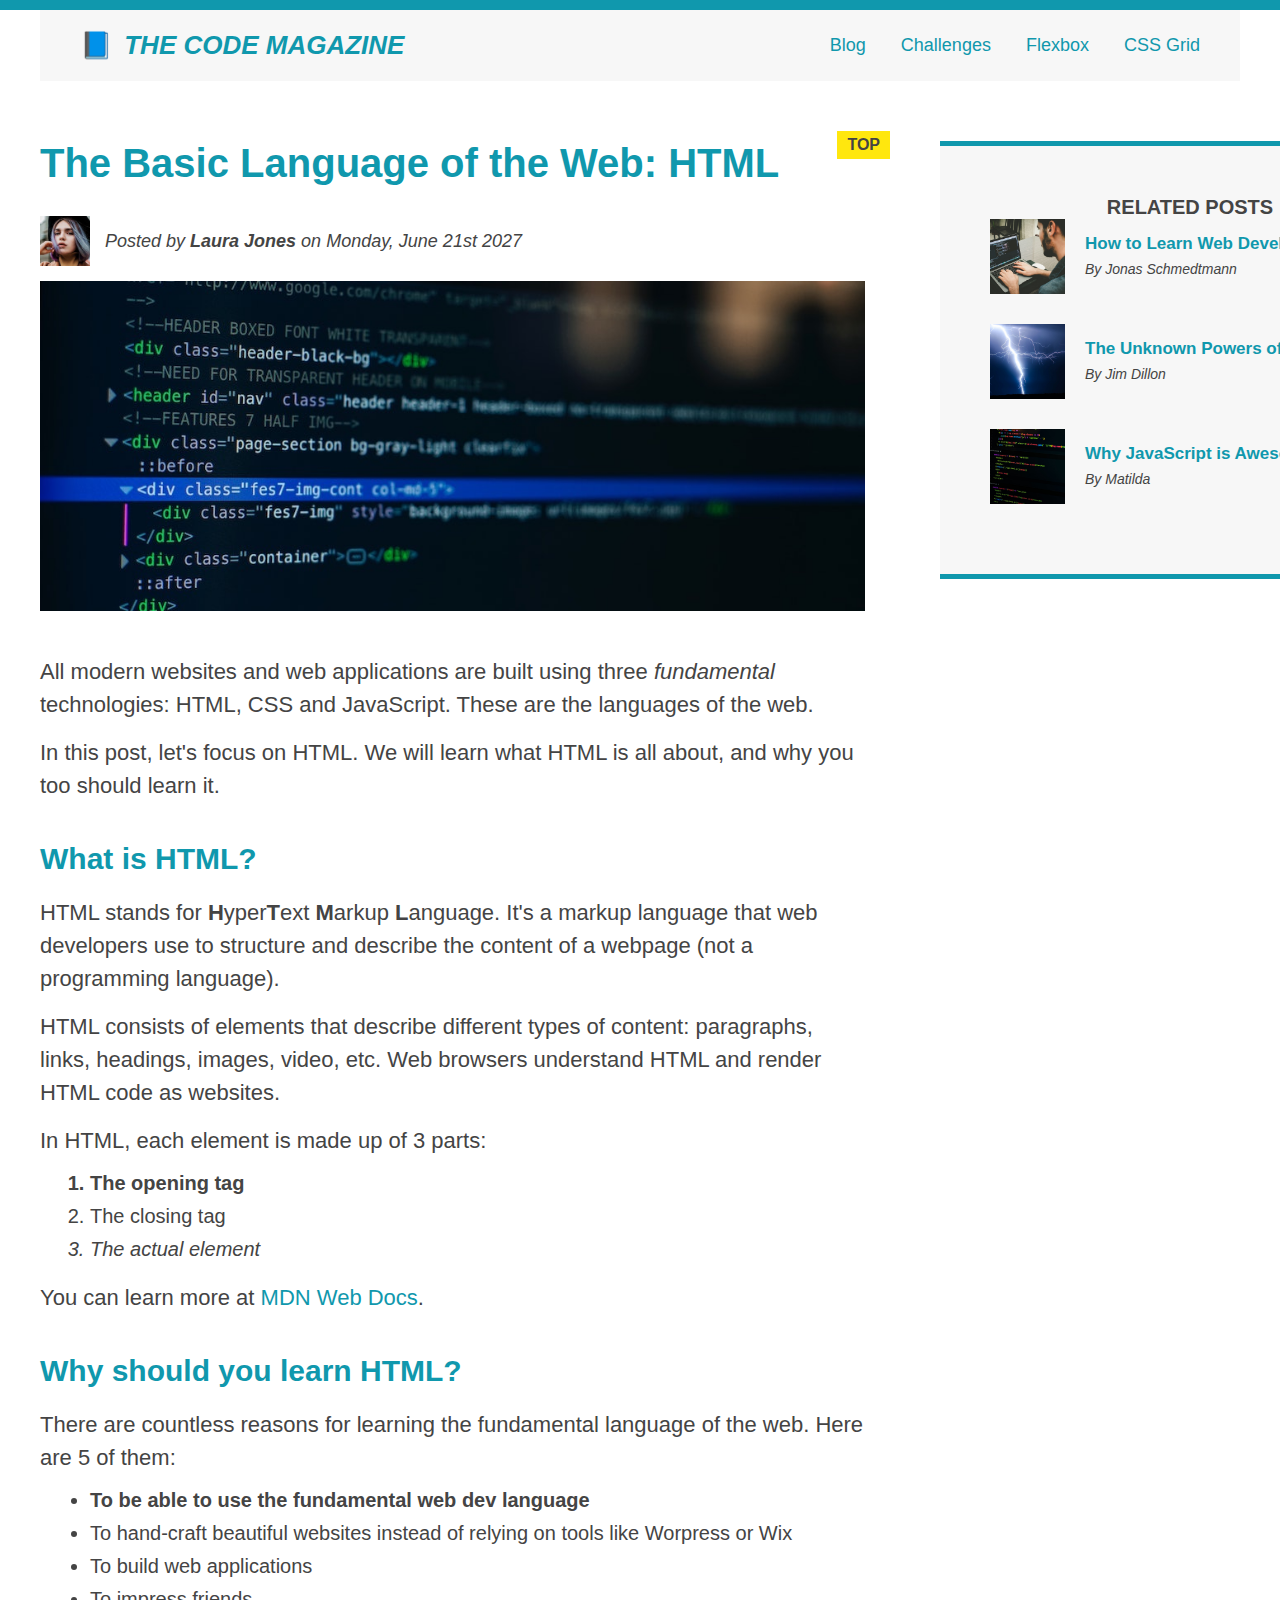
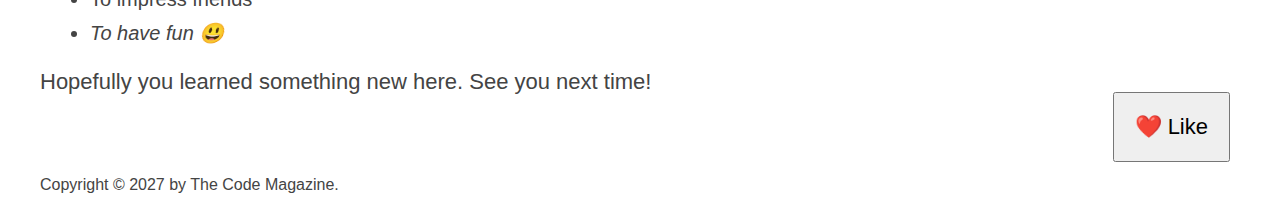
<file: 04-CSS-Layouts/index.html>
<!DOCTYPE html>
<html lang="en">
  <head>
    <meta charset="UTF-8" />
    <link href="style.css" rel="stylesheet" />

    <title>The Basic Language of the Web: HTML</title>
  </head>

  <body>
    <!--
    <h1>The Basic Language of the Web: HTML</h1>
    <h2>The Basic Language of the Web: HTML</h2>
    <h3>The Basic Language of the Web: HTML</h3>
    <h4>The Basic Language of the Web: HTML</h4>
    <h5>The Basic Language of the Web: HTML</h5>
    <h6>The Basic Language of the Web: HTML</h6>
    -->

    <div class="container">
      <header class="main-header">
        <h1>📘 The Code Magazine</h1>

        <nav>
          <!-- <strong>This is the navigation</strong> -->
          <a href="blog.html">Blog</a>
          <a href="#">Challenges</a>
          <a href="flexbox.html">Flexbox</a>
          <a href="css-grid.html">CSS Grid</a>
        </nav>
      </header>
      <!-- <div class="row"> -->
      <article>
        <header class="post-header">
          <h2>The Basic Language of the Web: HTML</h2>
          <div class="author-box">
            <img
              src="img/laura-jones.jpg"
              alt="Headshot of Laura Jones"
              height="50"
              width="50"
            />

            <p id="author" class="author">
              Posted by <strong>Laura Jones</strong> on Monday, June 21st 2027
            </p>
          </div>

          <img
            src="img/post-img.jpg"
            alt="HTML code on a screen"
            width="500"
            height="200"
            class="post-img"
          />
          <button>❤️ Like</button>
        </header>

        <p>
          All modern websites and web applications are built using three
          <em>fundamental</em>
          technologies: HTML, CSS and JavaScript. These are the languages of the
          web.
        </p>

        <p>
          In this post, let's focus on HTML. We will learn what HTML is all
          about, and why you too should learn it.
        </p>

        <h3>What is HTML?</h3>
        <p>
          HTML stands for <strong>H</strong>yper<strong>T</strong>ext
          <strong>M</strong>arkup <strong>L</strong>anguage. It's a markup
          language that web developers use to structure and describe the content
          of a webpage (not a programming language).
        </p>
        <p>
          HTML consists of elements that describe different types of content:
          paragraphs, links, headings, images, video, etc. Web browsers
          understand HTML and render HTML code as websites.
        </p>
        <p>In HTML, each element is made up of 3 parts:</p>

        <ol>
          <li class="first-li">The opening tag</li>
          <li>The closing tag</li>
          <li>The actual element</li>
        </ol>

        <p>
          You can learn more at
          <a
            href="https://developer.mozilla.org/en-US/docs/Web/HTML"
            target="_blank"
            >MDN Web Docs</a
          >.
        </p>

        <h3>Why should you learn HTML?</h3>

        <p>
          There are countless reasons for learning the fundamental language of
          the web. Here are 5 of them:
        </p>

        <ul>
          <li class="first-li">
            To be able to use the fundamental web dev language
          </li>
          <li>
            To hand-craft beautiful websites instead of relying on tools like
            Worpress or Wix
          </li>
          <li>To build web applications</li>
          <li>To impress friends</li>
          <li>To have fun 😃</li>
        </ul>

        <p>Hopefully you learned something new here. See you next time!</p>
      </article>

      <aside>
        <h4>Related posts</h4>

        <ul class="related">
          <li class="related-post">
            <img
              src="img/related-1.jpg"
              alt="Person programming"
              width="75"
              height="75"
            />
            <div>
              <a href="#" class="related-link">How to Learn Web Development</a>
              <p class="related-author">By Jonas Schmedtmann</p>
            </div>
          </li>
          <li class="related-post">
            <img
              src="img/related-2.jpg"
              alt="Lightning"
              width="75"
              height="75"
            />
            <div>
              <a href="#" class="related-link">The Unknown Powers of CSS</a>
              <p class="related-author">By Jim Dillon</p>
            </div>
          </li>
          <li class="related-post">
            <img
              src="img/related-3.jpg"
              alt="JavaScript code on a screen"
              width="75"
              height="75"
            />
            <div>
              <a href="#" class="related-link">Why JavaScript is Awesome</a>
              <p class="related-author">By Matilda</p>
            </div>
          </li>
        </ul>
      </aside>
      <!-- </div> -->

      <footer>
        <p id="copyright" class="copyright text">
          Copyright &copy; 2027 by The Code Magazine.
        </p>
      </footer>
    </div>
  </body>
</html>
</file>
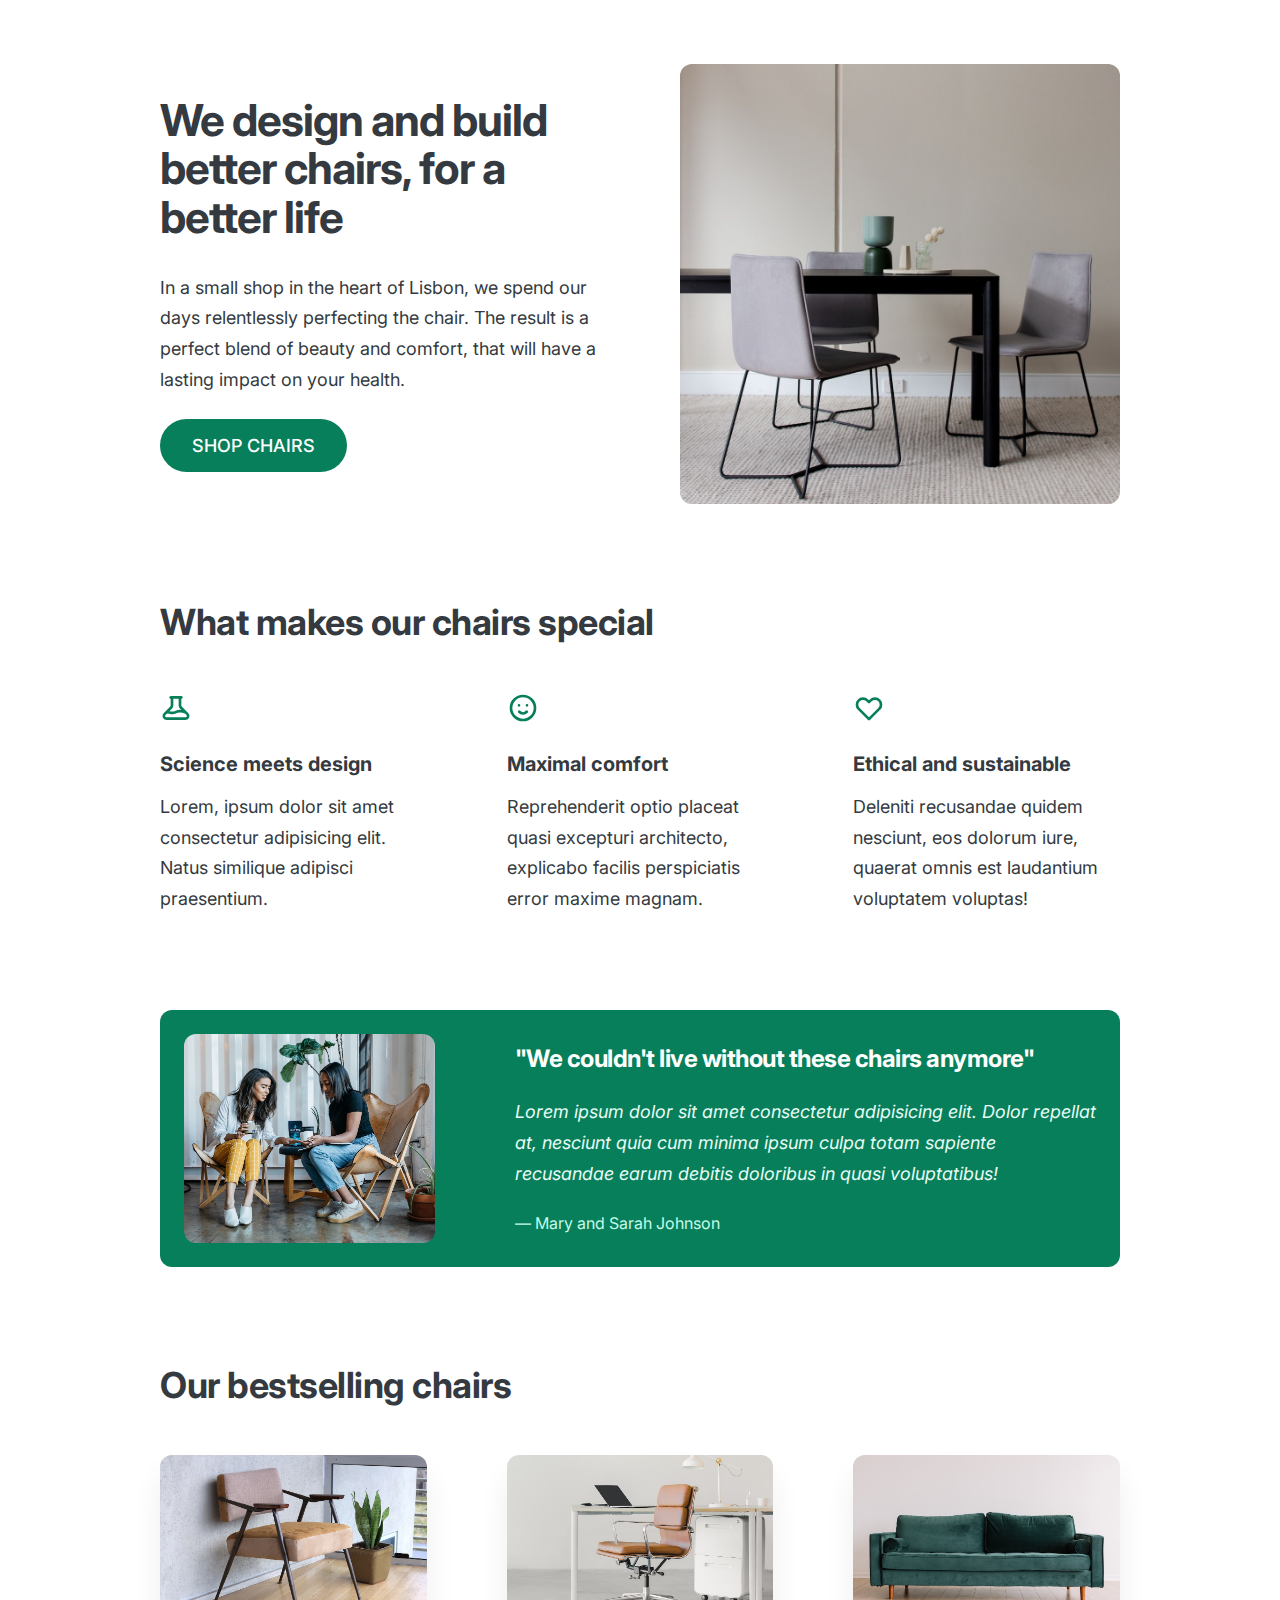
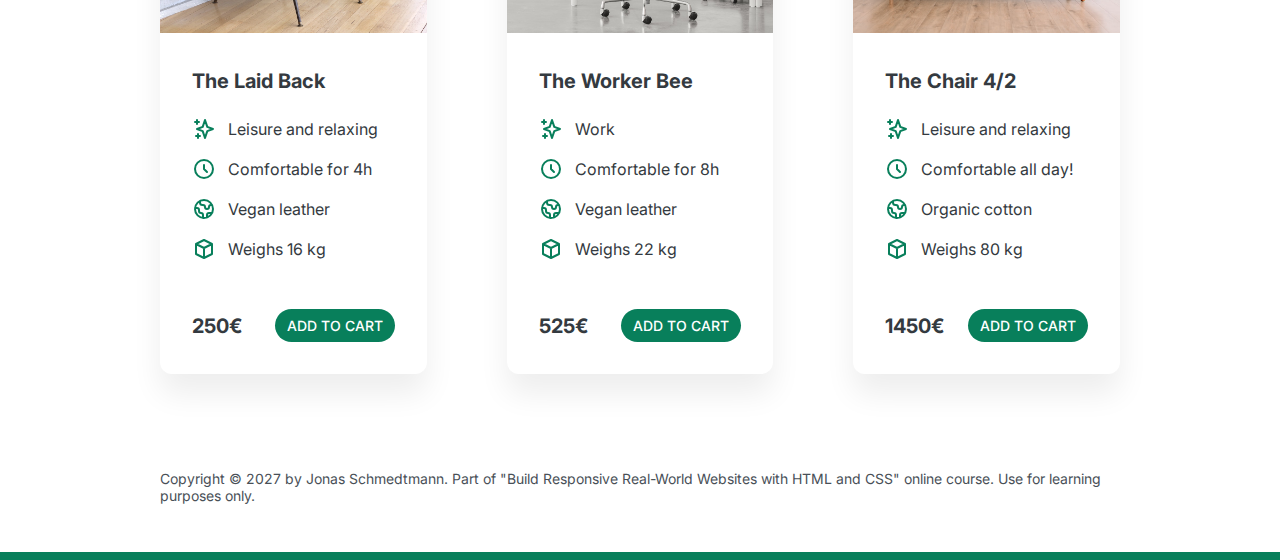
<file: 05-Design/index.html>
<!DOCTYPE html>
<html lang="en">
  <head>
    <meta charset="UTF-8" />
    <meta http-equiv="X-UA-Compatible" content="IE=edge" />
    <meta name="viewport" content="width=device-width, initial-scale=1.0" />
    <link rel="preconnect" href="https://fonts.googleapis.com" />
    <link rel="preconnect" href="https://fonts.gstatic.com" crossorigin />
    <link
      href="https://fonts.googleapis.com/css2?family=Inter:wght@400;500;600;700&display=swap"
      rel="stylesheet"
    />
    <link rel="stylesheet" href="style.css" />
    <title>Lisbon Chair Shop</title>
  </head>
  <body>
    <div class="container">
      <header>
        <div class="header-text-box">
          <h1>We design and build better chairs, for a better life</h1>
          <p class="header-text">
            In a small shop in the heart of Lisbon, we spend our days
            relentlessly perfecting the chair. The result is a perfect blend of
            beauty and comfort, that will have a lasting impact on your health.
          </p>
          <a class="btn btn--big" href="#">Shop chairs</a>
        </div>
        <img src="hero.jpg" alt="Photo" />
      </header>

      <section>
        <h2>What makes our chairs special</h2>
        <div class="grid-3-cols">
          <div>
            <svg
              xmlns="http://www.w3.org/2000/svg"
              class="features-icon"
              fill="none"
              viewBox="0 0 24 24"
              stroke="currentColor"
            >
              <path
                stroke-linecap="round"
                stroke-linejoin="round"
                stroke-width="2"
                d="M19.428 15.428a2 2 0 00-1.022-.547l-2.387-.477a6 6 0 00-3.86.517l-.318.158a6 6 0 01-3.86.517L6.05 15.21a2 2 0 00-1.806.547M8 4h8l-1 1v5.172a2 2 0 00.586 1.414l5 5c1.26 1.26.367 3.414-1.415 3.414H4.828c-1.782 0-2.674-2.154-1.414-3.414l5-5A2 2 0 009 10.172V5L8 4z"
              />
            </svg>
            <p class="features-title"><strong>Science meets design</strong></p>
            <p class="features-text">
              Lorem, ipsum dolor sit amet consectetur adipisicing elit. Natus
              similique adipisci praesentium.
            </p>
          </div>

          <div>
            <svg
              xmlns="http://www.w3.org/2000/svg"
              class="features-icon"
              fill="none"
              viewBox="0 0 24 24"
              stroke="currentColor"
            >
              <path
                stroke-linecap="round"
                stroke-linejoin="round"
                stroke-width="2"
                d="M14.828 14.828a4 4 0 01-5.656 0M9 10h.01M15 10h.01M21 12a9 9 0 11-18 0 9 9 0 0118 0z"
              />
            </svg>
            <p class="features-title">
              <strong>Maximal comfort</strong>
            </p>
            <p class="features-text">
              Reprehenderit optio placeat quasi excepturi architecto, explicabo
              facilis perspiciatis error maxime magnam.
            </p>
          </div>

          <div>
            <svg
              xmlns="http://www.w3.org/2000/svg"
              class="features-icon"
              fill="none"
              viewBox="0 0 24 24"
              stroke="currentColor"
            >
              <path
                stroke-linecap="round"
                stroke-linejoin="round"
                stroke-width="2"
                d="M4.318 6.318a4.5 4.5 0 000 6.364L12 20.364l7.682-7.682a4.5 4.5 0 00-6.364-6.364L12 7.636l-1.318-1.318a4.5 4.5 0 00-6.364 0z"
              />
            </svg>
            <p class="features-title">
              <strong>Ethical and sustainable</strong>
            </p>
            <p class="features-text">
              Deleniti recusandae quidem nesciunt, eos dolorum iure, quaerat
              omnis est laudantium voluptatem voluptas!
            </p>
          </div>
        </div>
      </section>

      <section class="testimonial-section">
        <div class="grid-3-cols">
          <img src="customers.jpg" alt="People sitting on chairs" />
          <div class="testimonial-box">
            <h2>"We couldn't live without these chairs anymore"</h2>
            <blockquote class="testimonial-text">
              Lorem ipsum dolor sit amet consectetur adipisicing elit. Dolor
              repellat at, nesciunt quia cum minima ipsum culpa totam sapiente
              recusandae earum debitis doloribus in quasi voluptatibus!
            </blockquote>
            <p class="testimonial-author">&mdash; Mary and Sarah Johnson</p>
          </div>
        </div>
      </section>

      <section>
        <h2>Our bestselling chairs</h2>
        <div class="grid-3-cols">
          <figure class="chair">
            <img src="chair-1.jpg" alt="Chair" />
            <div class="chair-box">
              <h3>The Laid Back</h3>
              <ul class="chair-details">
                <li>
                  <!-- Span is a generic INLINE text element, it doesn't have any meaning. It's like a div element, but inline -->

                  <svg
                    xmlns="http://www.w3.org/2000/svg"
                    class="chair-icon"
                    fill="none"
                    viewBox="0 0 24 24"
                    stroke="currentColor"
                  >
                    <path
                      stroke-linecap="round"
                      stroke-linejoin="round"
                      stroke-width="2"
                      d="M5 3v4M3 5h4M6 17v4m-2-2h4m5-16l2.286 6.857L21 12l-5.714 2.143L13 21l-2.286-6.857L5 12l5.714-2.143L13 3z"
                    />
                  </svg>
                  <span>Leisure and relaxing</span>
                </li>
                <li>
                  <svg
                    xmlns="http://www.w3.org/2000/svg"
                    class="chair-icon"
                    fill="none"
                    viewBox="0 0 24 24"
                    stroke="currentColor"
                  >
                    <path
                      stroke-linecap="round"
                      stroke-linejoin="round"
                      stroke-width="2"
                      d="M12 8v4l3 3m6-3a9 9 0 11-18 0 9 9 0 0118 0z"
                    />
                  </svg>
                  <span>Comfortable for 4h</span>
                </li>
                <li>
                  <svg
                    xmlns="http://www.w3.org/2000/svg"
                    class="chair-icon"
                    fill="none"
                    viewBox="0 0 24 24"
                    stroke="currentColor"
                  >
                    <path
                      stroke-linecap="round"
                      stroke-linejoin="round"
                      stroke-width="2"
                      d="M3.055 11H5a2 2 0 012 2v1a2 2 0 002 2 2 2 0 012 2v2.945M8 3.935V5.5A2.5 2.5 0 0010.5 8h.5a2 2 0 012 2 2 2 0 104 0 2 2 0 012-2h1.064M15 20.488V18a2 2 0 012-2h3.064M21 12a9 9 0 11-18 0 9 9 0 0118 0z"
                    />
                  </svg>
                  <span>Vegan leather</span>
                </li>
                <li>
                  <svg
                    xmlns="http://www.w3.org/2000/svg"
                    class="chair-icon"
                    fill="none"
                    viewBox="0 0 24 24"
                    stroke="currentColor"
                  >
                    <path
                      stroke-linecap="round"
                      stroke-linejoin="round"
                      stroke-width="2"
                      d="M20 7l-8-4-8 4m16 0l-8 4m8-4v10l-8 4m0-10L4 7m8 4v10M4 7v10l8 4"
                    />
                  </svg>
                  <span>Weighs 16 kg</span>
                </li>
              </ul>
              <div class="chair-price">
                <strong>250€</strong>
                <a href="#" class="btn btn--small">Add to cart</a>
              </div>
            </div>
          </figure>

          <figure class="chair">
            <img src="chair-2.jpg" alt="Chair" />
            <div class="chair-box">
              <h3>The Worker Bee</h3>
              <ul class="chair-details">
                <li>
                  <svg
                    xmlns="http://www.w3.org/2000/svg"
                    class="chair-icon"
                    fill="none"
                    viewBox="0 0 24 24"
                    stroke="currentColor"
                  >
                    <path
                      stroke-linecap="round"
                      stroke-linejoin="round"
                      stroke-width="2"
                      d="M5 3v4M3 5h4M6 17v4m-2-2h4m5-16l2.286 6.857L21 12l-5.714 2.143L13 21l-2.286-6.857L5 12l5.714-2.143L13 3z"
                    />
                  </svg>
                  <span>Work</span>
                </li>
                <li>
                  <svg
                    xmlns="http://www.w3.org/2000/svg"
                    class="chair-icon"
                    fill="none"
                    viewBox="0 0 24 24"
                    stroke="currentColor"
                  >
                    <path
                      stroke-linecap="round"
                      stroke-linejoin="round"
                      stroke-width="2"
                      d="M12 8v4l3 3m6-3a9 9 0 11-18 0 9 9 0 0118 0z"
                    />
                  </svg>
                  <span>Comfortable for 8h</span>
                </li>
                <li>
                  <svg
                    xmlns="http://www.w3.org/2000/svg"
                    class="chair-icon"
                    fill="none"
                    viewBox="0 0 24 24"
                    stroke="currentColor"
                  >
                    <path
                      stroke-linecap="round"
                      stroke-linejoin="round"
                      stroke-width="2"
                      d="M3.055 11H5a2 2 0 012 2v1a2 2 0 002 2 2 2 0 012 2v2.945M8 3.935V5.5A2.5 2.5 0 0010.5 8h.5a2 2 0 012 2 2 2 0 104 0 2 2 0 012-2h1.064M15 20.488V18a2 2 0 012-2h3.064M21 12a9 9 0 11-18 0 9 9 0 0118 0z"
                    />
                  </svg>
                  <span>Vegan leather</span>
                </li>
                <li>
                  <svg
                    xmlns="http://www.w3.org/2000/svg"
                    class="chair-icon"
                    fill="none"
                    viewBox="0 0 24 24"
                    stroke="currentColor"
                  >
                    <path
                      stroke-linecap="round"
                      stroke-linejoin="round"
                      stroke-width="2"
                      d="M20 7l-8-4-8 4m16 0l-8 4m8-4v10l-8 4m0-10L4 7m8 4v10M4 7v10l8 4"
                    />
                  </svg>
                  <span>Weighs 22 kg</span>
                </li>
              </ul>
              <div class="chair-price">
                <strong>525€</strong>
                <a href="#" class="btn btn--small">Add to cart</a>
              </div>
            </div>
          </figure>

          <figure class="chair">
            <img src="chair-3.jpg" alt="Chair" />
            <div class="chair-box">
              <h3>The Chair 4/2</h3>
              <ul class="chair-details">
                <li>
                  <svg
                    xmlns="http://www.w3.org/2000/svg"
                    class="chair-icon"
                    fill="none"
                    viewBox="0 0 24 24"
                    stroke="currentColor"
                  >
                    <path
                      stroke-linecap="round"
                      stroke-linejoin="round"
                      stroke-width="2"
                      d="M5 3v4M3 5h4M6 17v4m-2-2h4m5-16l2.286 6.857L21 12l-5.714 2.143L13 21l-2.286-6.857L5 12l5.714-2.143L13 3z"
                    />
                  </svg>
                  <span>Leisure and relaxing</span>
                </li>
                <li>
                  <svg
                    xmlns="http://www.w3.org/2000/svg"
                    class="chair-icon"
                    fill="none"
                    viewBox="0 0 24 24"
                    stroke="currentColor"
                  >
                    <path
                      stroke-linecap="round"
                      stroke-linejoin="round"
                      stroke-width="2"
                      d="M12 8v4l3 3m6-3a9 9 0 11-18 0 9 9 0 0118 0z"
                    />
                  </svg>
                  <span>Comfortable all day!</span>
                </li>
                <li>
                  <svg
                    xmlns="http://www.w3.org/2000/svg"
                    class="chair-icon"
                    fill="none"
                    viewBox="0 0 24 24"
                    stroke="currentColor"
                  >
                    <path
                      stroke-linecap="round"
                      stroke-linejoin="round"
                      stroke-width="2"
                      d="M3.055 11H5a2 2 0 012 2v1a2 2 0 002 2 2 2 0 012 2v2.945M8 3.935V5.5A2.5 2.5 0 0010.5 8h.5a2 2 0 012 2 2 2 0 104 0 2 2 0 012-2h1.064M15 20.488V18a2 2 0 012-2h3.064M21 12a9 9 0 11-18 0 9 9 0 0118 0z"
                    />
                  </svg>
                  <span>Organic cotton</span>
                </li>
                <li>
                  <svg
                    xmlns="http://www.w3.org/2000/svg"
                    class="chair-icon"
                    fill="none"
                    viewBox="0 0 24 24"
                    stroke="currentColor"
                  >
                    <path
                      stroke-linecap="round"
                      stroke-linejoin="round"
                      stroke-width="2"
                      d="M20 7l-8-4-8 4m16 0l-8 4m8-4v10l-8 4m0-10L4 7m8 4v10M4 7v10l8 4"
                    />
                  </svg>
                  <span>Weighs 80 kg</span>
                </li>
              </ul>
              <div class="chair-price">
                <strong>1450€</strong>
                <a href="#" class="btn btn--small">Add to cart</a>
              </div>
            </div>
          </figure>
        </div>
      </section>

      <footer>
        Copyright &copy; 2027 by Jonas Schmedtmann. Part of "Build Responsive
        Real-World Websites with HTML and CSS" online course. Use for learning
        purposes only.
      </footer>
    </div>
  </body>
</html>
</file>
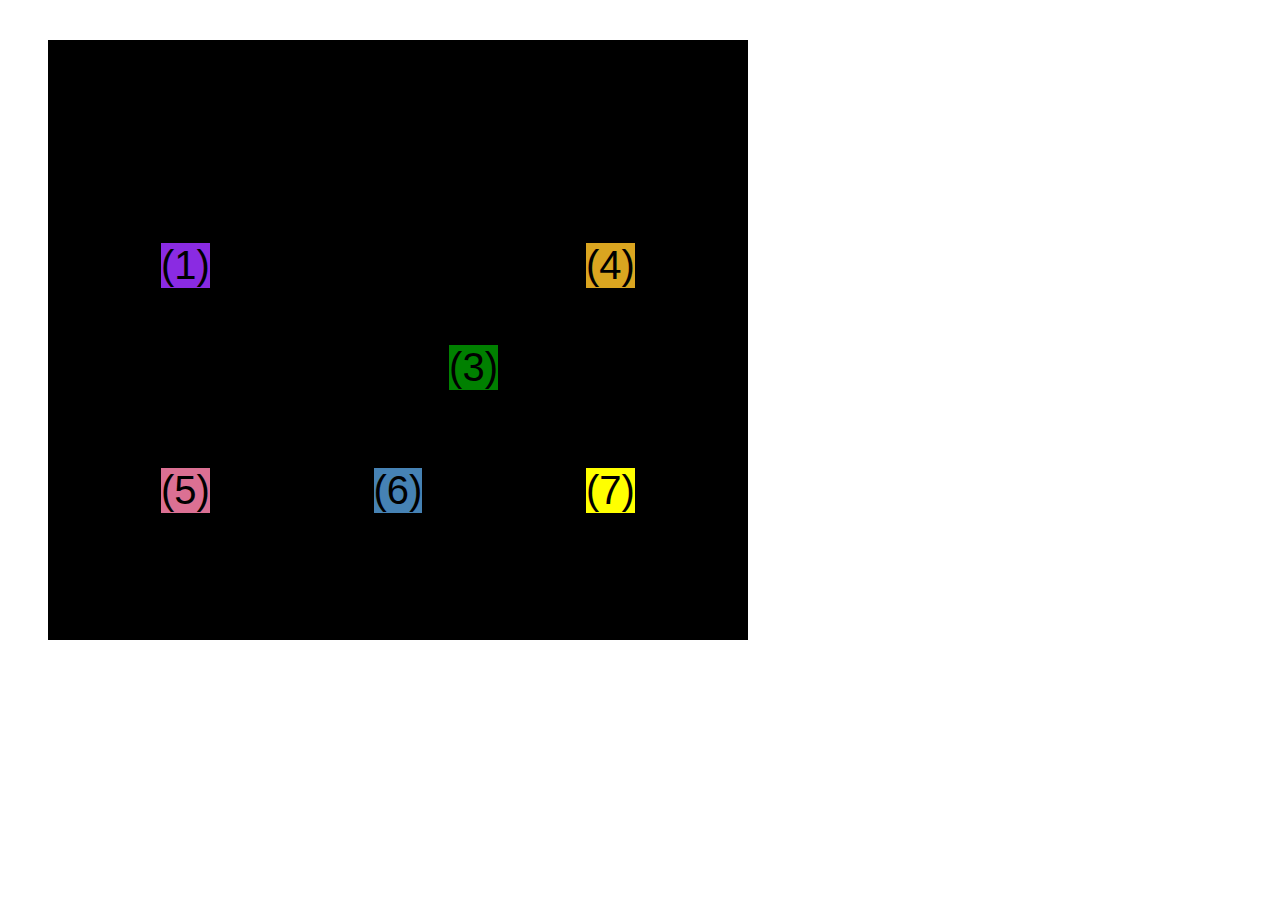
<file: 04-CSS-Layouts/css-grid.html>
<!DOCTYPE html>
<html lang="en">
  <head>
    <meta charset="UTF-8" />
    <meta http-equiv="X-UA-Compatible" content="IE=edge" />
    <meta name="viewport" content="width=device-width, initial-scale=1.0" />
    <title>CSS Grid</title>
    <style>
      .el--1 {
        background-color: blueviolet;
      }
      .el--2 {
        background-color: orangered;
      }
      .el--3 {
        background-color: green;
        /* height: 150px; */
      }
      .el--4 {
        background-color: goldenrod;
      }
      .el--5 {
        background-color: palevioletred;
      }
      .el--6 {
        background-color: steelblue;
      }
      .el--7 {
        background-color: yellow;
      }
      .el--8 {
        background-color: crimson;
      }

      .el--8 {
        /* grid-column: 2 / 3; */
        /* grid-row: 1 / 2; */
      }
      .el--2 {
        /* grid-column: 1 / span 4; */
        /* grid-column: 1 / -1; */
        /* grid-row: 2; */
      }
      .el--6 {
        /* grid-row: 3 / 5; */
      }

      .container--1 {
        /* STARTER */

        font-family: sans-serif;
        background-color: #ddd;
        font-size: 40px;
        margin: 40px;

        /* CSS GRID */
        display: grid;
        /* grid-template-columns: 1fr 1fr 1fr 1fr; */
        grid-template-columns: repeat(4, 1fr);
        grid-template-rows: 1fr 1fr;

        height: 500px;
        /* grid-template-rows: 300px 200px; */

        /* gap: 30px; */
        column-gap: 30px;
        row-gap: 60px;
        display: none;
      }

      .container--2 {
        /* STARTER */
        font-family: sans-serif;
        background-color: black;
        font-size: 40px;
        margin: 40px;

        width: 700px;
        height: 600px;

        /* CSS GRID */
        display: grid;
        grid-template-columns: 125px 200px 125px;
        grid-template-rows: 250px 100px;
        gap: 50px;

        /* Alinear los tracks dentro del container */
        justify-content: center;
        /* justify-content: space-between; */

        align-content: center;

        /* Alinear los items dentro de las celdas */
        align-items: center;
        justify-items: center;
      }

      .el--3 {
        align-self: end;
        justify-self: end;
      }
    </style>
  </head>
  <body>
    <div class="container--1">
      <div class="el el--1">(1) HTML</div>
      <div class="el el--2">(2) and</div>
      <div class="el el--3">(3) CSS</div>
      <div class="el el--4">(4) are</div>
      <div class="el el--5">(5) amazing</div>
      <div class="el el--6">(6) languages</div>
      <!-- <div class="el el--7">(7) to</div> -->
      <div class="el el--8">(8) learn</div>
    </div>

    <div class="container--2">
      <div class="el el--1">(1)</div>
      <div class="el el--3">(3)</div>
      <div class="el el--4">(4)</div>
      <div class="el el--5">(5)</div>
      <div class="el el--6">(6)</div>
      <div class="el el--7">(7)</div>
    </div>
  </body>
</html>
</file>
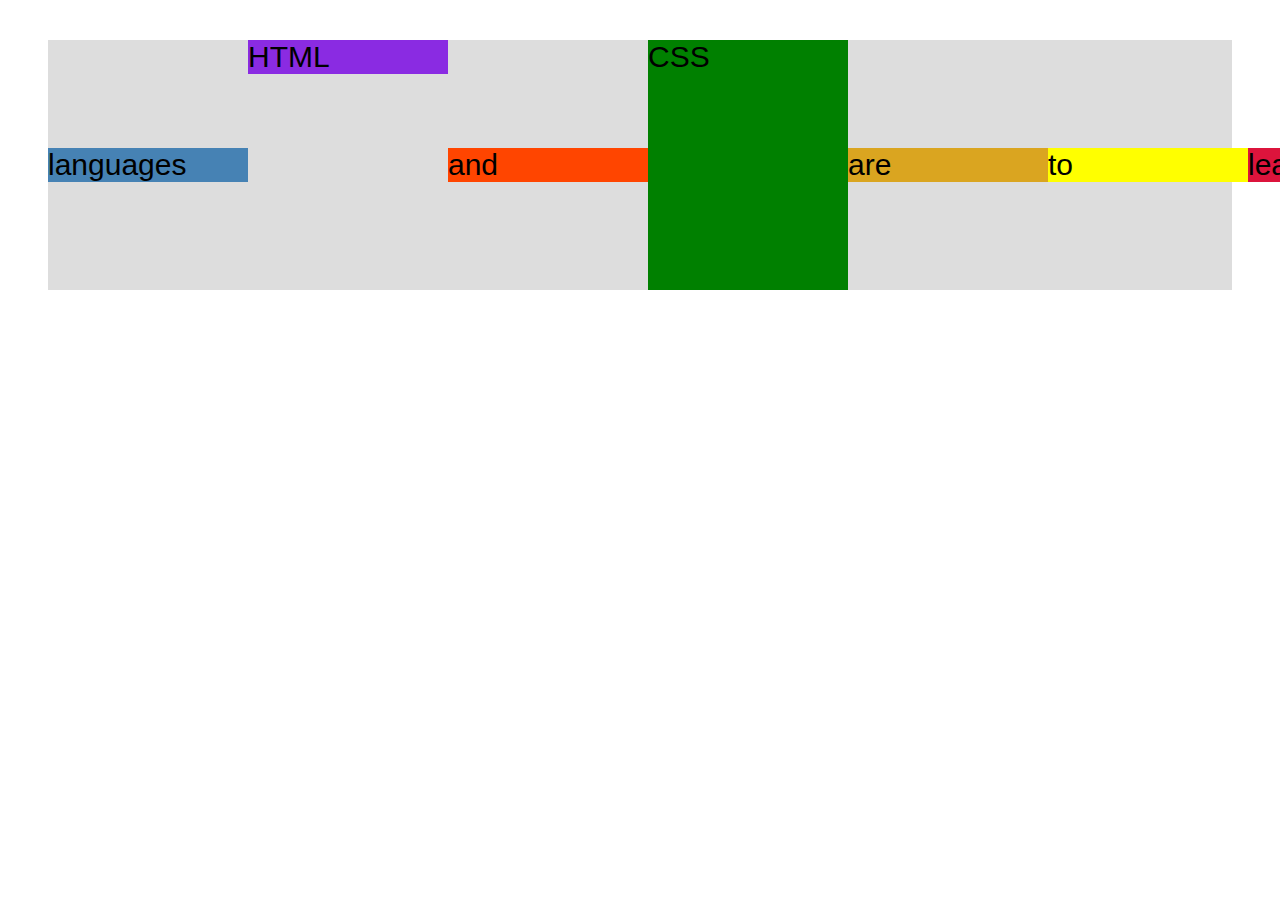
<file: 04-CSS-Layouts/flexbox.html>
<!DOCTYPE html>
<html lang="en">
  <head>
    <meta charset="UTF-8" />
    <meta http-equiv="X-UA-Compatible" content="IE=edge" />
    <meta name="viewport" content="width=device-width, initial-scale=1.0" />
    <title>Flexbox</title>
    <style>
      .el--1 {
        background-color: blueviolet;
      }
      .el--2 {
        background-color: orangered;
      }
      .el--3 {
        background-color: green;
        height: 250px;
      }
      .el--4 {
        background-color: goldenrod;
      }
      .el--5 {
        background-color: palevioletred;
      }
      .el--6 {
        background-color: steelblue;
      }
      .el--7 {
        background-color: yellow;
      }
      .el--8 {
        background-color: crimson;
      }

      .container {
        /* STARTER */
        font-family: sans-serif;
        background-color: #ddd;
        font-size: 30px;
        margin: 40px;

        display: flex; /* FLEXBOX */
        align-items: center;
        justify-content: flex-start;
        /* gap: 30px; */
      }

      .el {
        /* 
        DEFAULT
        flex-grow: 0;
        flex-shrink: 1;
        flex-basis: auto; */
        flex-basis: 200px;
        flex-shrink: 0;
      }

      .el--1 {
        align-self: flex-start;
      }
      .el--5 {
        align-self: stretch;
        order: 1;
      }

      .el--6 {
        order: -1;
      }
    </style>
  </head>
  <body>
    <div class="container">
      <div class="el el--1">HTML</div>
      <div class="el el--2">and</div>
      <div class="el el--3">CSS</div>
      <div class="el el--4">are</div>
      <div class="el el--5">amazing</div>
      <div class="el el--6">languages</div>
      <div class="el el--7">to</div>
      <div class="el el--8">learn</div>
    </div>
  </body>
</html>
</file>
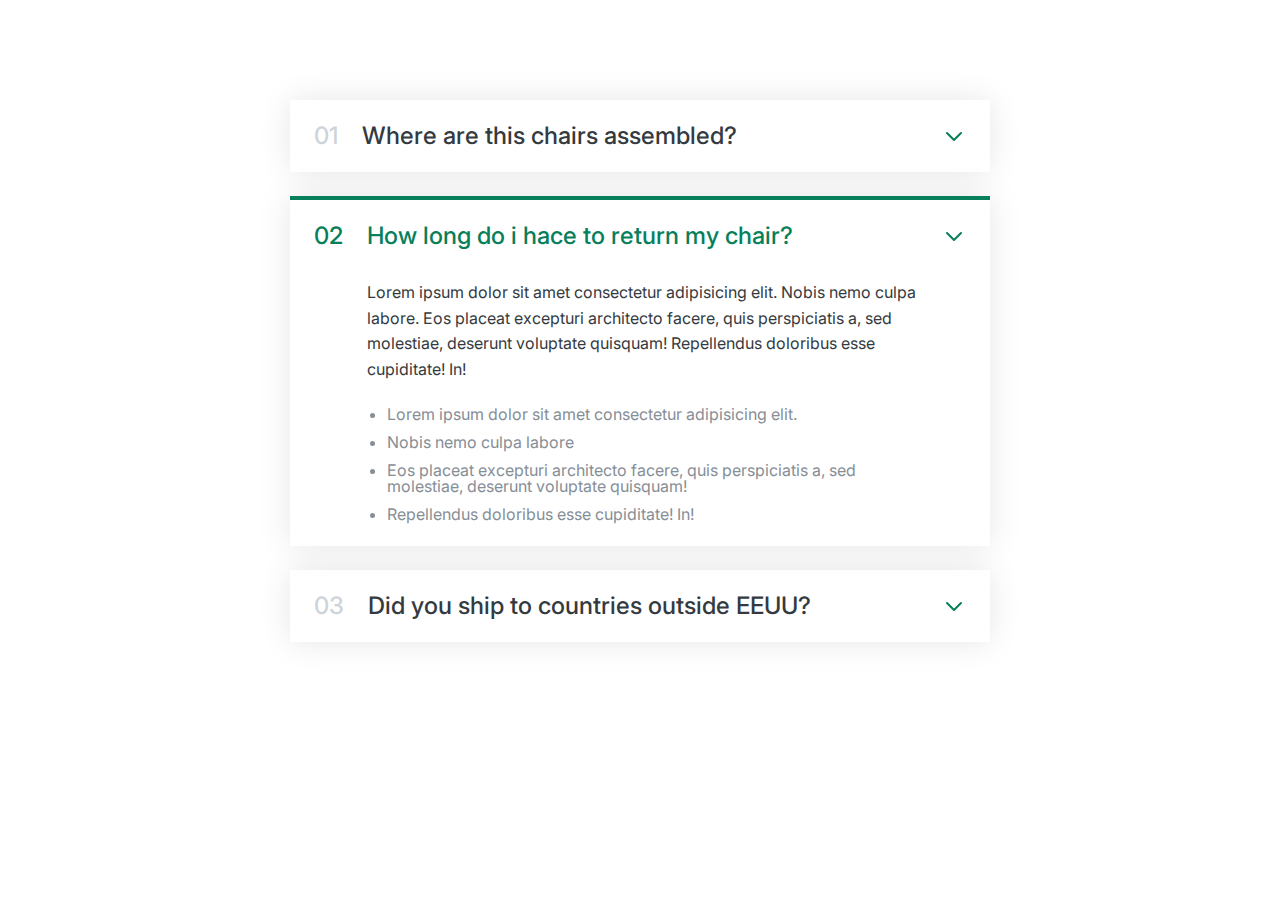
<file: 06-Components/01-acordion.html>
<!DOCTYPE html>
<html lang="en">
  <head>
    <meta charset="UTF-8" />
    <meta http-equiv="X-UA-Compatible" content="IE=edge" />
    <meta name="viewport" content="width=device-width, initial-scale=1.0" />
    <link
      href="https://fonts.googleapis.com/css2?family=Inter:wght@400;500;700&display=swap"
      rel="stylesheet"
    />
    <title>Componente acordeon</title>

    <style>
      /*
                  SPACING SYSTEM (px)
                  2 / 4 / 8 / 12 / 16 / 24 / 32 / 48 / 64 / 80 / 96 / 128

                  FONT SIZE SYSTEM (px)
                  10 / 12 / 14 / 16 / 18 / 20 / 24 / 30 / 36 / 44 / 52 / 62 / 74 / 86 / 98

                  MAIN COLOR: #087f5b
                  GREY COLOR: #343a40
                  */

      * {
        margin: 0;
        padding: 0;
        box-sizing: border-box;
      }

      /* ------------------------ */
      /* GENERAL STYLES */
      /* ------------------------ */
      body {
        font-family: "Inter", sans-serif;
        color: #343a40;
        line-height: 1;
      }

      .acordion {
        width: 700px;
        margin: 100px auto;
        display: flex;
        flex-direction: column;
        gap: 24px;
      }

      .item {
        box-shadow: 0 0 32px rgba(0, 0, 0, 0.1);
        padding: 24px;
        display: grid;
        grid-template-columns: auto 1fr auto;
        column-gap: 24px;
        row-gap: 32px;
        align-items: center;
      }
      .number,
      .text {
        font-size: 24px;
        font-weight: 500;
        /* color: #087f5b; */
      }

      .number {
        color: #ced4da;
      }

      .icon {
        width: 24px;
        height: 24px;
        stroke: #087f5b;
      }
      .hidden-box {
        grid-column: 2;
        display: none;
      }
      .hidden-box p {
        line-height: 1.6;
        margin-bottom: 24px;
      }
      .hidden-box ul {
        color: #868e96;
        margin-left: 20px;

        display: flex;
        flex-direction: column;
        gap: 12px;
      }

      .open {
        border-top: 4px solid #087f5b;
      }

      .open .hidden-box {
        display: block;
      }
      .open .text,
      .open .number {
        color: #087f5b;
      }
    </style>
  </head>
  <body>
    <div class="acordion">
      <div class="item">
        <p class="number">01</p>
        <p class="text">Where are this chairs assembled?</p>
        <svg
          xmlns="http://www.w3.org/2000/svg"
          class="icon"
          fill="none"
          viewBox="0 0 24 24"
          stroke="currentColor"
        >
          <path
            stroke-linecap="round"
            stroke-linejoin="round"
            stroke-width="2"
            d="M19 9l-7 7-7-7"
          />
        </svg>
        <div class="hidden-box">
          <p>
            Lorem ipsum dolor sit amet consectetur adipisicing elit. Nobis nemo
            culpa labore. Eos placeat excepturi architecto facere, quis
            perspiciatis a, sed molestiae, deserunt voluptate quisquam!
            Repellendus doloribus esse cupiditate! In!
          </p>
          <ul>
            <li>Lorem ipsum dolor sit amet consectetur adipisicing elit.</li>
            <li>Nobis nemo culpa labore</li>
            <li>
              Eos placeat excepturi architecto facere, quis perspiciatis a, sed
              molestiae, deserunt voluptate quisquam!
            </li>
            <li>Repellendus doloribus esse cupiditate! In!</li>
          </ul>
        </div>
      </div>

      <div class="item open">
        <p class="number">02</p>
        <p class="text">How long do i hace to return my chair?</p>
        <svg
          xmlns="http://www.w3.org/2000/svg"
          class="icon"
          fill="none"
          viewBox="0 0 24 24"
          stroke="currentColor"
        >
          <path
            stroke-linecap="round"
            stroke-linejoin="round"
            stroke-width="2"
            d="M19 9l-7 7-7-7"
          />
        </svg>
        <div class="hidden-box">
          <p>
            Lorem ipsum dolor sit amet consectetur adipisicing elit. Nobis nemo
            culpa labore. Eos placeat excepturi architecto facere, quis
            perspiciatis a, sed molestiae, deserunt voluptate quisquam!
            Repellendus doloribus esse cupiditate! In!
          </p>
          <ul>
            <li>Lorem ipsum dolor sit amet consectetur adipisicing elit.</li>
            <li>Nobis nemo culpa labore</li>
            <li>
              Eos placeat excepturi architecto facere, quis perspiciatis a, sed
              molestiae, deserunt voluptate quisquam!
            </li>
            <li>Repellendus doloribus esse cupiditate! In!</li>
          </ul>
        </div>
      </div>

      <div class="item">
        <p class="number">03</p>
        <p class="text">Did you ship to countries outside EEUU?</p>
        <svg
          xmlns="http://www.w3.org/2000/svg"
          class="icon"
          fill="none"
          viewBox="0 0 24 24"
          stroke="currentColor"
        >
          <path
            stroke-linecap="round"
            stroke-linejoin="round"
            stroke-width="2"
            d="M19 9l-7 7-7-7"
          />
        </svg>
        <div class="hidden-box">
          <p>
            Lorem ipsum dolor sit amet consectetur adipisicing elit. Nobis nemo
            culpa labore. Eos placeat excepturi architecto facere, quis
            perspiciatis a, sed molestiae, deserunt voluptate quisquam!
            Repellendus doloribus esse cupiditate! In!
          </p>
          <ul>
            <li>Lorem ipsum dolor sit amet consectetur adipisicing elit.</li>
            <li>Nobis nemo culpa labore</li>
            <li>
              Eos placeat excepturi architecto facere, quis perspiciatis a, sed
              molestiae, deserunt voluptate quisquam!
            </li>
            <li>Repellendus doloribus esse cupiditate! In!</li>
          </ul>
        </div>
      </div>
    </div>
  </body>
</html>
</file>
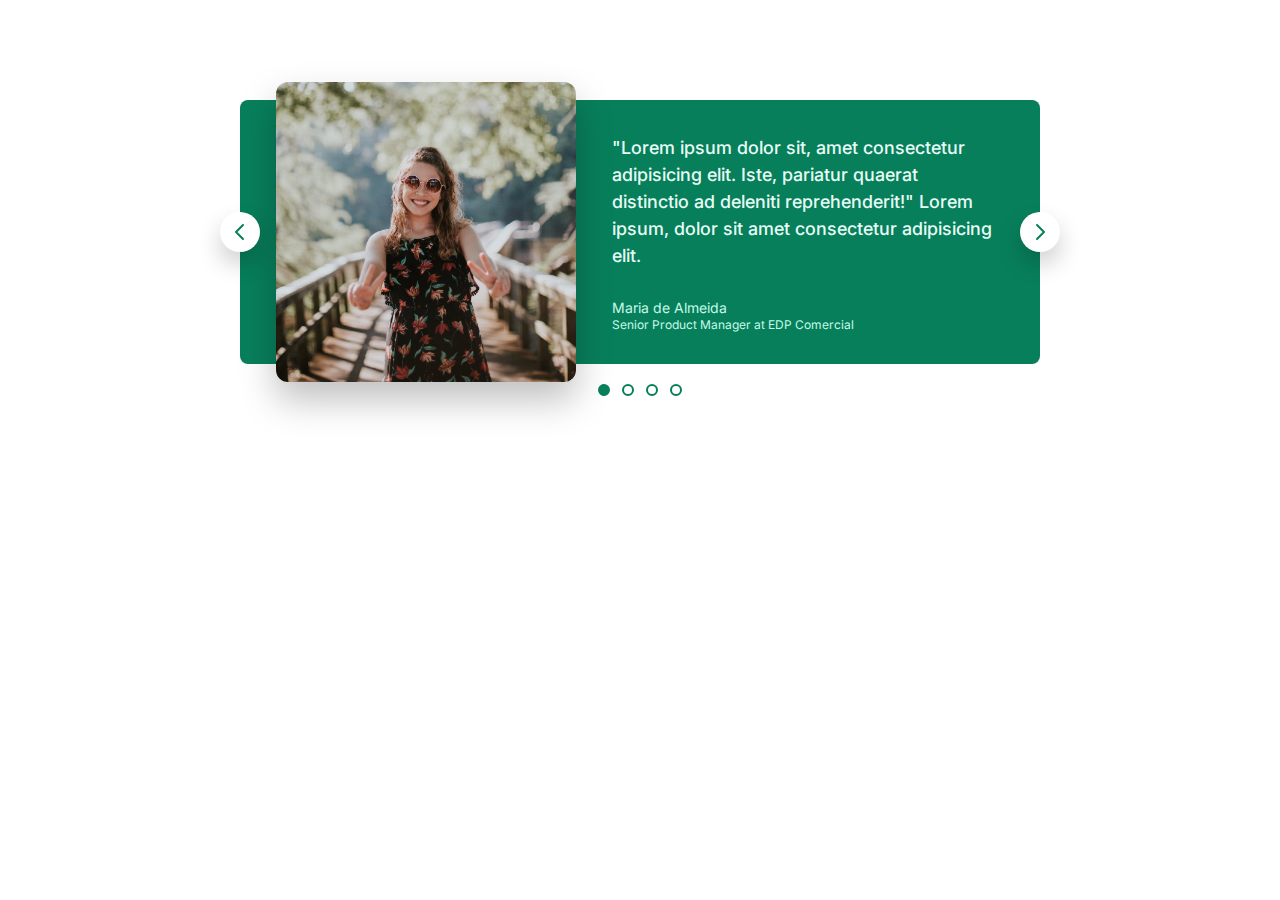
<file: 06-Components/02-carousel.html>
<!DOCTYPE html>
<html lang="en">
  <head>
    <meta charset="UTF-8" />
    <meta http-equiv="X-UA-Compatible" content="IE=edge" />
    <meta name="viewport" content="width=device-width, initial-scale=1.0" />
    <link
      href="https://fonts.googleapis.com/css2?family=Inter:wght@400;500;700&display=swap"
      rel="stylesheet"
    />
    <title>Componente carrusel</title>

    <style>
      /*
                  SPACING SYSTEM (px)
                  2 / 4 / 8 / 12 / 16 / 24 / 32 / 48 / 64 / 80 / 96 / 128

                  FONT SIZE SYSTEM (px)
                  10 / 12 / 14 / 16 / 18 / 20 / 24 / 30 / 36 / 44 / 52 / 62 / 74 / 86 / 98

                  MAIN COLOR: #087f5b
                  GREY COLOR: #343a40
                  */

      * {
        margin: 0;
        padding: 0;
        box-sizing: border-box;
      }

      /* ------------------------ */
      /* GENERAL STYLES */
      /* ------------------------ */
      body {
        font-family: "Inter", sans-serif;
        color: #343a40;
        line-height: 1;
      }

      .carousel {
        width: 800px;
        margin: 100px auto;
        background-color: #087f5b;
        padding: 32px 48px 32px 86px;
        /* padding-left: 86px; */
        /* padding-right: 48px; */
        border-radius: 8px;
        display: flex;

        align-items: center;
        gap: 86px;
        position: relative;
      }

      img {
        height: 200px;
        border-radius: 8px;
        transform: scale(1.5);
        box-shadow: 0 12px 24px rgba(0, 0, 0, 0.25);
      }

      .testimonial-text {
        font-size: 18px;
        font-weight: 500;
        line-height: 1.5;
        margin-bottom: 32px;
        color: #e6fcf5;
      }
      .testimonial-author {
        font-size: 14px;
        margin-bottom: 4px;
        color: #c3fae8;
      }
      .testimonial-job {
        font-size: 12px;
        color: #c3fae8;
      }

      /* CONTROLS */

      .btn {
        background-color: #fff;
        border: none;
        height: 40px;
        width: 40px;
        border-radius: 50%;
        position: absolute;
        display: flex;
        align-items: center;
        justify-content: center;
        box-shadow: 0 12px 24px rgba(0, 0, 0, 0.2);
        cursor: pointer;
      }

      .btn-icon {
        height: 24px;
        width: 24px;
        stroke: #087f5b;
      }

      .btn--left {
        top: 50%;
        transform: translate(-50%, -50%);
        left: 0;
      }
      .btn--right {
        top: 50%;
        transform: translate(50%, -50%);
        right: 0;
      }

      .dots {
        display: flex;
        gap: 12px;
        position: absolute;
        left: 50%;
        bottom: 0;
        transform: translate(-50%, 32px);
      }
      .dot {
        height: 12px;
        width: 12px;
        background-color: #fff;
        border: 2px solid #087f5b;
        border-radius: 50%;
        cursor: pointer;
      }

      .dot--fill {
        background-color: #087f5b;
      }
    </style>
  </head>
  <body>
    <div class="carousel">
      <img src="maria.jpg" alt="Maria de Almeida" />
      <blockquote class="testimonial">
        <p class="testimonial-text">
          "Lorem ipsum dolor sit, amet consectetur adipisicing elit. Iste,
          pariatur quaerat distinctio ad deleniti reprehenderit!" Lorem ipsum,
          dolor sit amet consectetur adipisicing elit.
        </p>
        <p class="testimonial-author">Maria de Almeida</p>
        <p class="testimonial-job">Senior Product Manager at EDP Comercial</p>
      </blockquote>

      <button class="btn btn--left">
        <svg
          xmlns="http://www.w3.org/2000/svg"
          class="btn-icon"
          fill="none"
          viewBox="0 0 24 24"
          stroke="currentColor"
        >
          <path
            stroke-linecap="round"
            stroke-linejoin="round"
            stroke-width="2"
            d="M15 19l-7-7 7-7"
          />
        </svg>
      </button>
      <button class="btn btn--right">
        <svg
          xmlns="http://www.w3.org/2000/svg"
          class="btn-icon"
          fill="none"
          viewBox="0 0 24 24"
          stroke="currentColor"
        >
          <path
            stroke-linecap="round"
            stroke-linejoin="round"
            stroke-width="2"
            d="M9 5l7 7-7 7"
          />
        </svg>
      </button>
      <div class="dots">
        <button class="dot dot--fill">&nbsp;</button>
        <button class="dot">&nbsp;</button>
        <button class="dot">&nbsp;</button>
        <button class="dot">&nbsp;</button>
      </div>
    </div>
  </body>
</html>
</file>
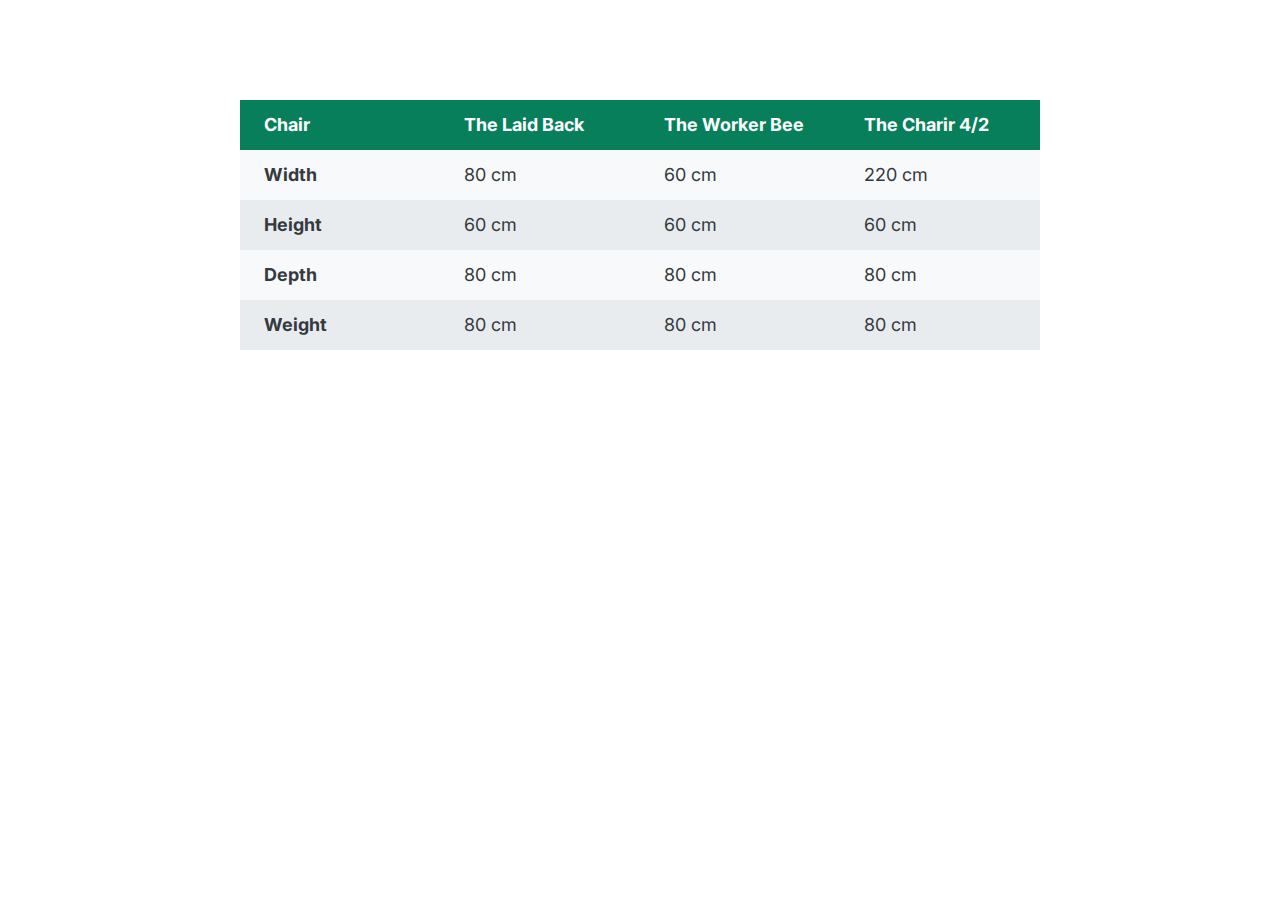
<file: 06-Components/03-table.html>
<!DOCTYPE html>
<html lang="en">
  <head>
    <meta charset="UTF-8" />
    <meta http-equiv="X-UA-Compatible" content="IE=edge" />
    <meta name="viewport" content="width=device-width, initial-scale=1.0" />
    <link
      href="https://fonts.googleapis.com/css2?family=Inter:wght@400;500;700&display=swap"
      rel="stylesheet"
    />
    <title>Componente acordeon</title>

    <style>
      /*
                  SPACING SYSTEM (px)
                  2 / 4 / 8 / 12 / 16 / 24 / 32 / 48 / 64 / 80 / 96 / 128

                  FONT SIZE SYSTEM (px)
                  10 / 12 / 14 / 16 / 18 / 20 / 24 / 30 / 36 / 44 / 52 / 62 / 74 / 86 / 98

                  MAIN COLOR: #087f5b
                  GREY COLOR: #343a40
                  */

      * {
        margin: 0;
        padding: 0;
        box-sizing: border-box;
      }

      /* ------------------------ */
      /* GENERAL STYLES */
      /* ------------------------ */
      body {
        font-family: "Inter", sans-serif;
        color: #343a40;
        line-height: 1;
        display: flex;
        justify-content: center;
      }

      table {
        width: 800px;
        /* background-color: red; */
        font-size: 18px;
        margin-top: 100px;
        /* border: 1px solid #343a40; */
        border-collapse: collapse;
      }

      td,
      th {
        /* border: 1px solid #343a40; */
        padding: 16px 24px;
        text-align: left;
      }

      thead th {
        background-color: #087f5b;
        color: #fff;
        width: 25%;
      }

      tbody tr:nth-child(odd) {
        background-color: #f8f9fa;
      }
      tbody tr:nth-child(even) {
        background-color: #e9ecef;
      }
    </style>
  </head>
  <body>
    <table>
      <thead>
        <tr>
          <th>Chair</th>
          <th>The Laid Back</th>
          <th>The Worker Bee</th>
          <th>The Charir 4/2</th>
        </tr>
      </thead>
      <tbody>
        <tr>
          <th>Width</th>
          <td>80 cm</td>
          <td>60 cm</td>
          <td>220 cm</td>
        </tr>
        <tr>
          <th>Height</th>
          <td>60 cm</td>
          <td>60 cm</td>
          <td>60 cm</td>
        </tr>
        <tr>
          <th>Depth</th>
          <td>80 cm</td>
          <td>80 cm</td>
          <td>80 cm</td>
        </tr>
        <tr>
          <th>Weight</th>
          <td>80 cm</td>
          <td>80 cm</td>
          <td>80 cm</td>
        </tr>
      </tbody>
    </table>
  </body>
</html>
</file>
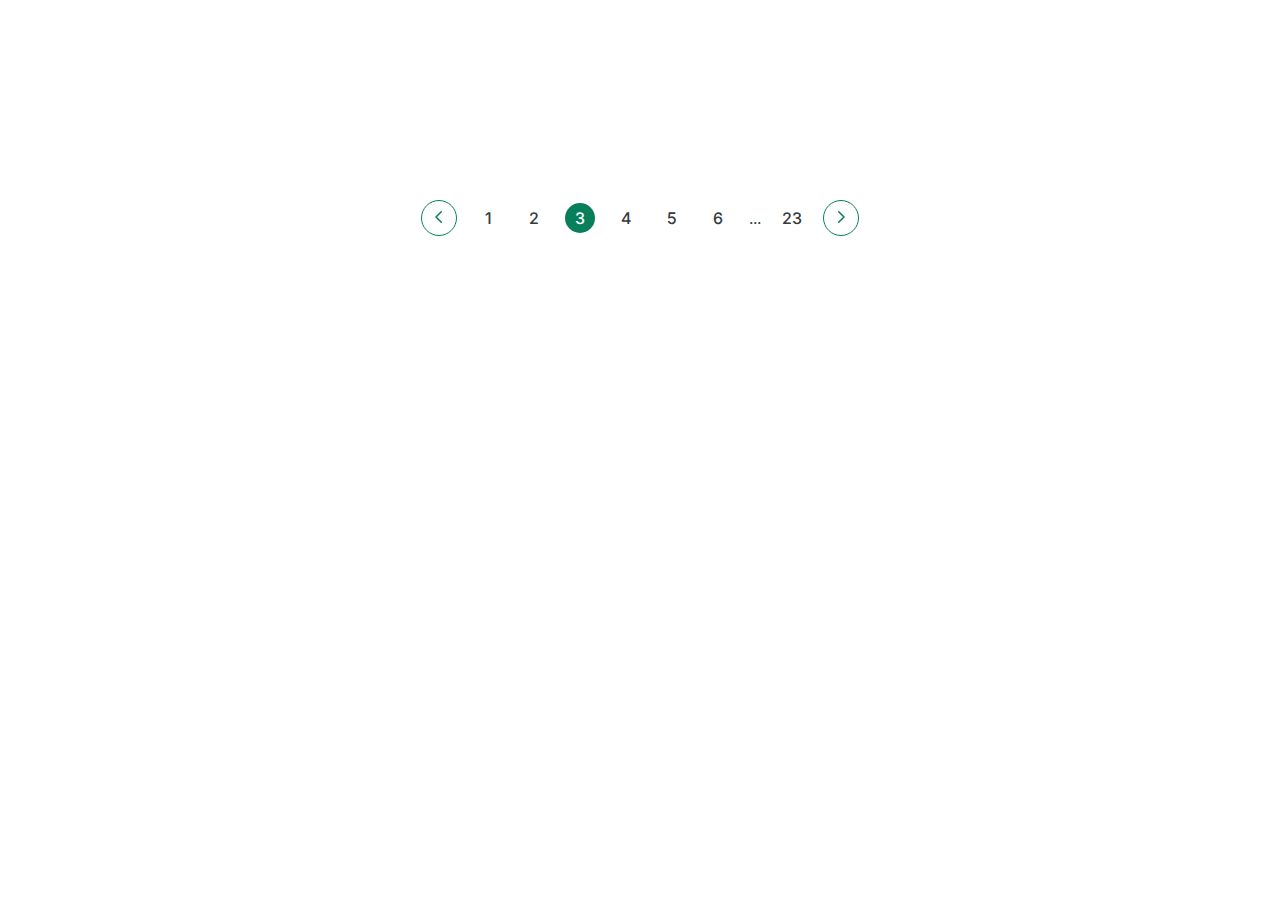
<file: 06-Components/04-pagination.html>
<!DOCTYPE html>
<html lang="en">
  <head>
    <meta charset="UTF-8" />
    <meta http-equiv="X-UA-Compatible" content="IE=edge" />
    <meta name="viewport" content="width=device-width, initial-scale=1.0" />
    <link
      href="https://fonts.googleapis.com/css2?family=Inter:wght@400;500;700&display=swap"
      rel="stylesheet"
    />
    <title>Componente paginacion</title>

    <style>
      /*
                  SPACING SYSTEM (px)
                  2 / 4 / 8 / 12 / 16 / 24 / 32 / 48 / 64 / 80 / 96 / 128

                  FONT SIZE SYSTEM (px)
                  10 / 12 / 14 / 16 / 18 / 20 / 24 / 30 / 36 / 44 / 52 / 62 / 74 / 86 / 98

                  MAIN COLOR: #087f5b
                  GREY COLOR: #343a40
                  */

      * {
        margin: 0;
        padding: 0;
        box-sizing: border-box;
      }

      /* ------------------------ */
      /* GENERAL STYLES */
      /* ------------------------ */
      body {
        font-family: "Inter", sans-serif;
        color: #343a40;
        line-height: 1;
      }

      .link:link,
      .link:visited {
        width: 30px;
        height: 30px;
        border-radius: 100px;
        display: flex;
        align-items: center;
        justify-content: center;
        font-weight: 500;
        cursor: pointer;
        text-decoration: none;
        color: #343a40;
      }

      .link:hover,
      .link:active,
      .link.selected {
        background-color: #087f5b;
        color: #fff;
      }

      .pagination {
        display: flex;
        justify-content: center;
        align-items: center;
        gap: 16px;
        margin-top: 200px;
      }

      .btn {
        background: none;
        width: 36px;
        height: 36px;
        border: 1px solid #087f5b;
        border-radius: 50%;
        cursor: pointer;
      }

      .btn:hover,
      .btn:active {
        background-color: #087f5b;
      }
      .btn:hover .icon,
      .btn:active .icon {
        stroke: #fff;
      }

      .icon {
        height: 18px;
        stroke: #087f5b;
      }
    </style>
  </head>
  <body>
    <div class="pagination">
      <button class="btn">
        <svg
          xmlns="http://www.w3.org/2000/svg"
          class="icon"
          fill="none"
          viewBox="0 0 24 24"
          stroke="currentColor"
        >
          <path
            stroke-linecap="round"
            stroke-linejoin="round"
            stroke-width="2"
            d="M15 19l-7-7 7-7"
          />
        </svg>
      </button>
      <a href="#" class="link">1</a>
      <a href="#" class="link">2</a>
      <a href="#" class="link selected">3</a>
      <a href="#" class="link">4</a>
      <a href="#" class="link">5</a>
      <a href="#" class="link">6</a>
      <span>...</span>
      <a href="#" class="link">23</a>
      <button class="btn">
        <svg
          xmlns="http://www.w3.org/2000/svg"
          class="icon"
          fill="none"
          viewBox="0 0 24 24"
          stroke="currentColor"
        >
          <path
            stroke-linecap="round"
            stroke-linejoin="round"
            stroke-width="2"
            d="M9 5l7 7-7 7"
          />
        </svg>
      </button>
    </div>
  </body>
</html>
</file>
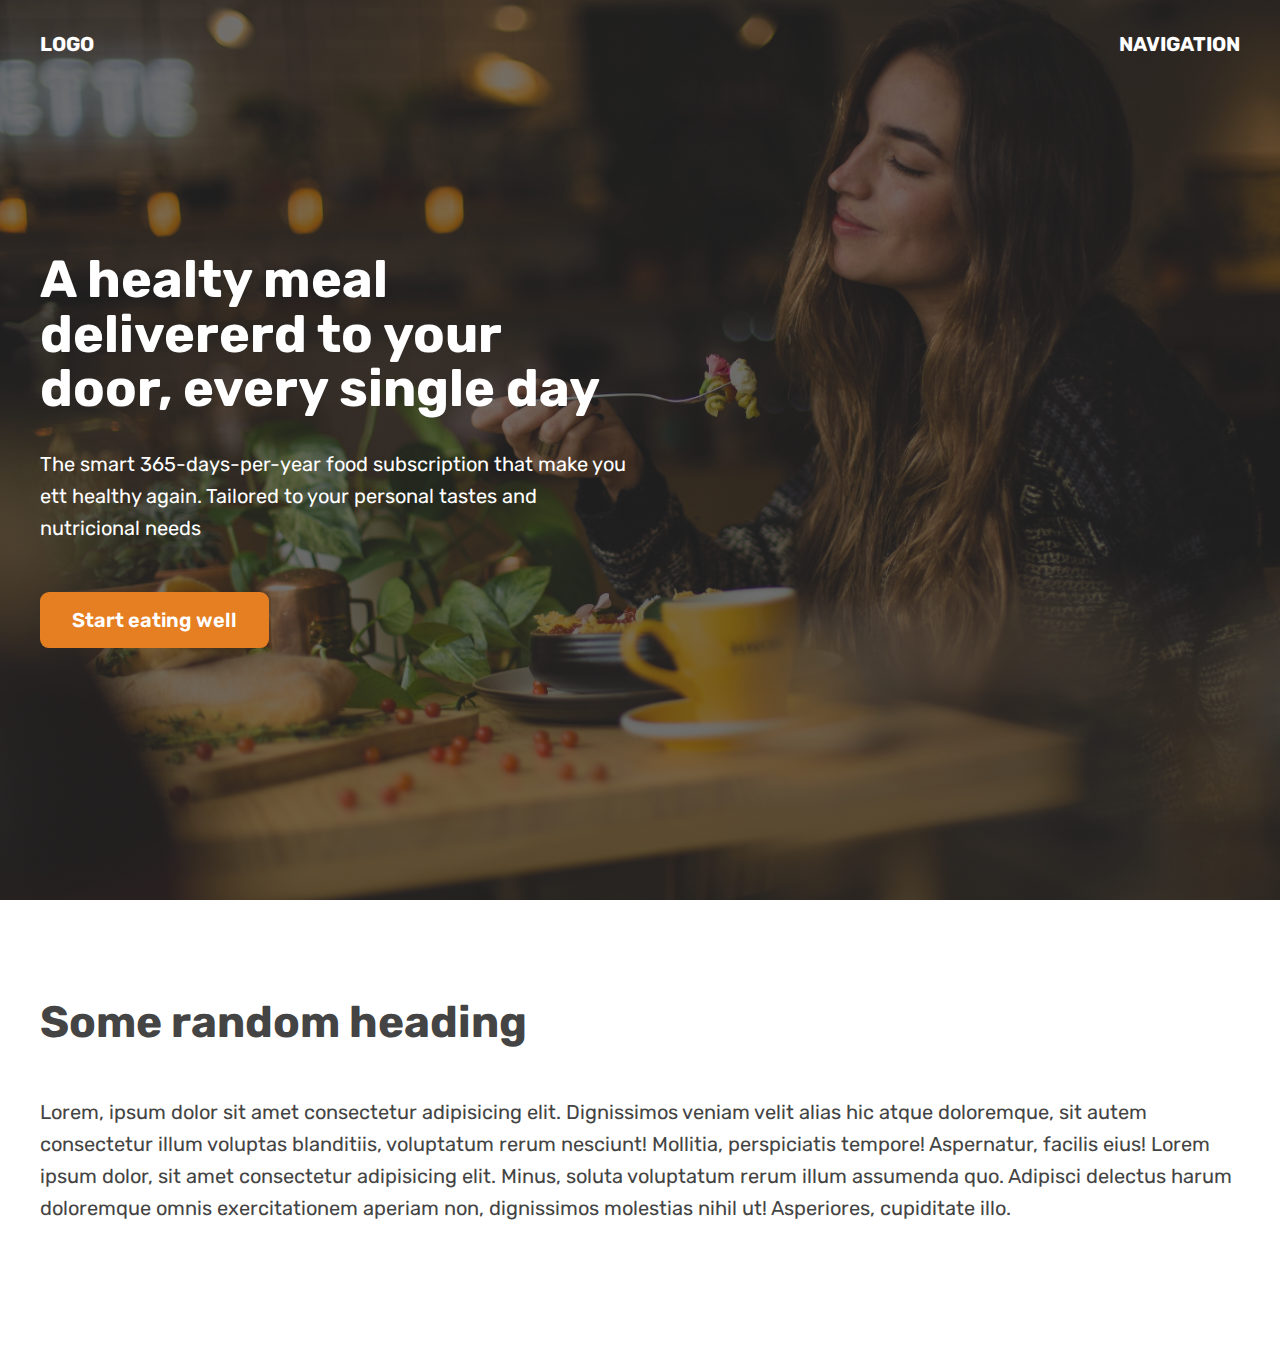
<file: 06-Components/05-hero.html>
<!DOCTYPE html>
<html lang="en">
  <head>
    <meta charset="UTF-8" />
    <meta http-equiv="X-UA-Compatible" content="IE=edge" />
    <meta name="viewport" content="width=device-width, initial-scale=1.0" />
    <title>Omnifood Hero Section</title>
    <link rel="preconnect" href="https://fonts.googleapis.com" />
    <link rel="preconnect" href="https://fonts.gstatic.com" crossorigin />
    <link
      href="https://fonts.googleapis.com/css2?family=Rubik:wght@400;500;600;700&display=swap"
      rel="stylesheet"
    />
    <style>
      /*
                  SPACING SYSTEM (px)
                  2 / 4 / 8 / 12 / 16 / 24 / 32 / 48 / 64 / 80 / 96 / 128

                  FONT SIZE SYSTEM (px)
                  10 / 12 / 14 / 16 / 18 / 20 / 24 / 30 / 36 / 44 / 52 / 62 / 74 / 86 / 98

                  MAIN COLOR: #087f5b
                  GREY COLOR: #343a40
                  */

      * {
        margin: 0;
        padding: 0;
        box-sizing: border-box;
      }

      html {
        font-family: "Rubik", sans-serif;
        color: #444;
      }

      .container {
        margin: 0 auto;
        width: 1200px;
        /* background-color: red; */
      }

      header {
        /* background-color: orange; */
        height: 100vh;
        position: relative;
        background-image: linear-gradient(
            rgba(34, 34, 34, 0.6),
            rgba(34, 34, 34, 0.6)
          ),
          url(hero.jpg);
        background-size: cover;
        color: #fff;
      }

      nav {
        font-size: 20px;
        font-weight: 700;
        display: flex;
        justify-content: space-between;

        padding-top: 32px;

        /* background-image: linear-gradient(to right, red, blue); */
        /* background-color: green; */
      }

      .header-container {
        width: 1200px;
        position: absolute;
        left: 50%;
        top: 50%;
        transform: translate(-50%, -50%);

        /* background-color: orangered; */
      }

      .header-container-inner {
        width: 50%;
        /* background-color: blue; */
      }

      h1 {
        font-size: 52px;
        margin-bottom: 32px;
        line-height: 1.05;
      }

      p {
        font-size: 20px;
        line-height: 1.6;
        margin-bottom: 48px;
      }

      h2 {
        font-size: 44px;
        margin-bottom: 48px;
      }

      section {
        padding: 96px 0;
        /* background-color: #f7f7f7; */
      }

      .btn:link,
      .btn.visited {
        font-size: 20px;
        font-weight: 600;
        background-color: #e67e22;
        color: #fff;
        text-decoration: none;
        display: inline-block;
        padding: 16px 32px;
        border-radius: 9px;
      }
    </style>
  </head>
  <body>
    <header>
      <nav class="container">
        <div>LOGO</div>
        <div>NAVIGATION</div>
      </nav>
      <div class="header-container">
        <div class="header-container-inner">
          <h1>A healty meal delivererd to your door, every single day</h1>
          <p>
            The smart 365-days-per-year food subscription that make you ett
            healthy again. Tailored to your personal tastes and nutricional
            needs
          </p>
          <a href="#" class="btn">Start eating well</a>
        </div>
      </div>
    </header>
    <section>
      <div class="container">
        <h2>Some random heading</h2>
        <p>
          Lorem, ipsum dolor sit amet consectetur adipisicing elit. Dignissimos
          veniam velit alias hic atque doloremque, sit autem consectetur illum
          voluptas blanditiis, voluptatum rerum nesciunt! Mollitia, perspiciatis
          tempore! Aspernatur, facilis eius! Lorem ipsum dolor, sit amet
          consectetur adipisicing elit. Minus, soluta voluptatum rerum illum
          assumenda quo. Adipisci delectus harum doloremque omnis exercitationem
          aperiam non, dignissimos molestias nihil ut! Asperiores, cupiditate
          illo.
        </p>
      </div>
    </section>
  </body>
</html>
</file>
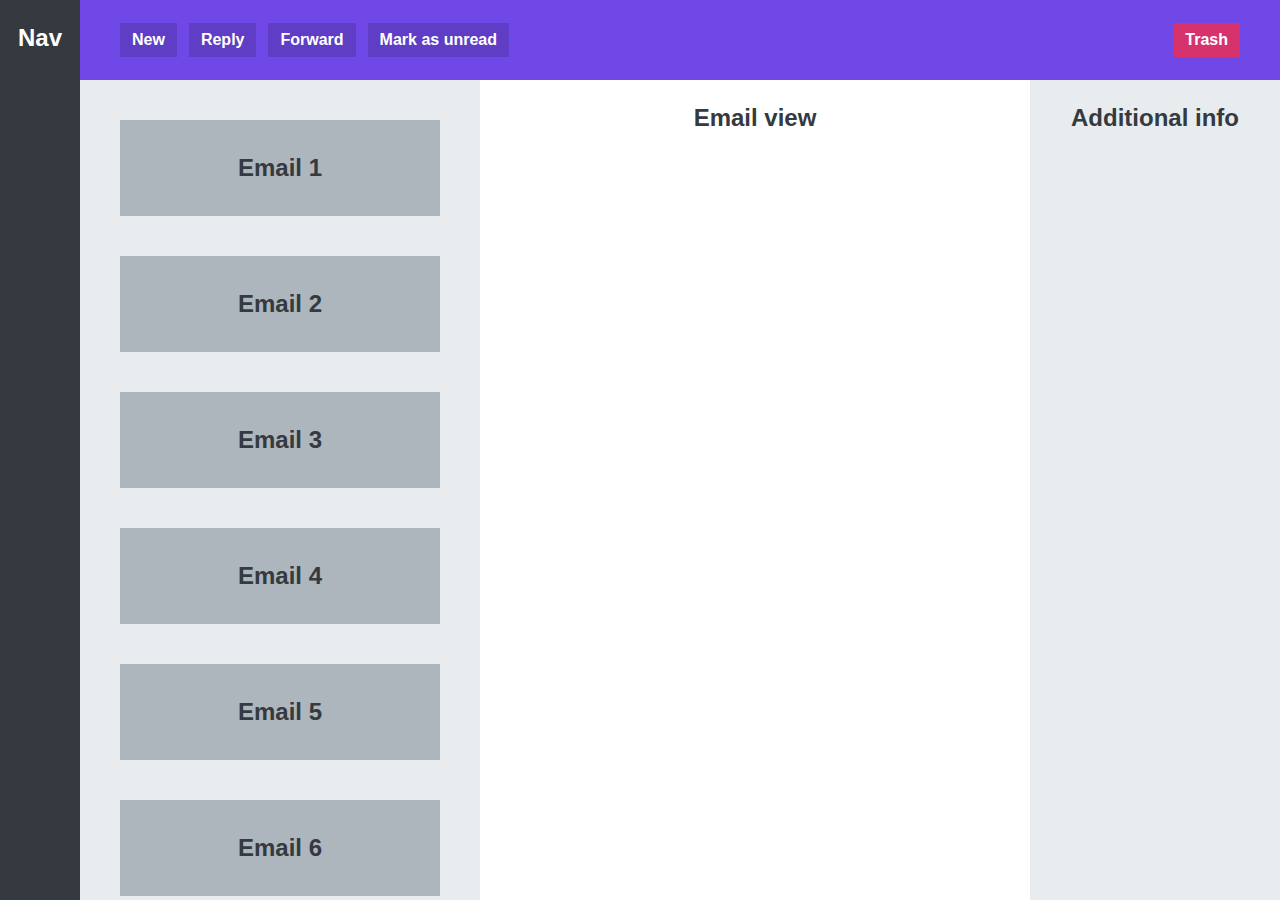
<file: 06-Components/06-app-layout.html>
<!DOCTYPE html>
<html lang="en">
  <head>
    <meta charset="UTF-8" />
    <meta http-equiv="X-UA-Compatible" content="IE=edge" />
    <meta name="viewport" content="width=device-width, initial-scale=1.0" />
    <title>App layout</title>
    <style>
      * {
        margin: 0;
        padding: 0;
        box-sizing: border-box;
      }

      body {
        font-family: sans-serif;
        color: #343a40;
        font-size: 24px;
        text-align: center;
        font-weight: bold;

        display: grid;
        grid-template-columns: 80px 400px 1fr 250px;
        grid-template-rows: 80px 1fr;

        height: 100vh;
      }

      nav,
      section,
      main,
      aside {
        padding-top: 24px;
      }

      nav {
        background-color: #343a40;
        grid-row: 1 /-1;
        color: #fff;
      }

      menu {
        background-color: #7048e8;
        grid-column: 2 /-1;
        display: flex;
        align-items: center;
        gap: 12px;
        padding: 0 40px;
      }

      button {
        display: inline-block;
        font-size: 16px;
        background-color: #5f3dc4;
        border: none;
        cursor: pointer;
        color: #fff;
        padding: 8px 12px;
        font-weight: bold;
      }

      button:last-child {
        margin-left: auto;
        background-color: #d6336c;
      }
      section {
        background-color: #e9ecef;
        padding: 40px;

        overflow: scroll;

        display: flex;
        flex-direction: column;
        gap: 40px;
      }

      .email {
        background-color: #adb5bd;
        height: 96px;

        flex-shrink: 0;

        display: flex;
        align-items: center;
        justify-content: center;
      }
      aside {
        background-color: #e9ecef;
      }
    </style>
  </head>
  <body>
    <nav>Nav</nav>
    <menu>
      <button>New</button>
      <button>Reply</button>
      <button>Forward</button>
      <button>Mark as unread</button>
      <button>Trash</button>
    </menu>
    <section>
      <div class="email">Email 1</div>
      <div class="email">Email 2</div>
      <div class="email">Email 3</div>
      <div class="email">Email 4</div>
      <div class="email">Email 5</div>
      <div class="email">Email 6</div>
      <div class="email">Email 7</div>
      <div class="email">Email 8</div>
      <div class="email">Email 9</div>
      <div class="email">Email 10</div>
    </section>
    <main>Email view</main>
    <aside>Additional info</aside>
  </body>
</html>
</file>
<file: 04-CSS-Layouts/style.css>
* {
  /* border-top: 10px solid #1098ad; */
  margin: 0;
  padding: 0;
}

/* PAGE SECTIONS */
body {
  color: #444;
  font-family: sans-serif;

  border-top: 10px solid #1098ad;
  position: relative;
}

.container {
  width: 1200px;
  /* margin-left: auto;
  margin-right: auto; */
  margin: 0 auto;
}

.main-header {
  background-color: #f7f7f7;
  /* padding: 20px;
  padding-left: 40px;
  padding-right: 40px; */
  padding: 20px 40px;
  /* margin-bottom: 60px; */
  /* height: 80px; */
}

nav {
  font-size: 18px;
  /* text-align: center; */
}

article {
  /* margin-bottom: 60px; */
}

.post-header {
  margin-bottom: 40px;
  /* position: relative; */
}

aside {
  background-color: #f7f7f7;
  border-top: 5px solid #1098ad;
  border-bottom: 5px solid #1098ad;
  /* padding-top: 50px;
  padding-bottom: 50px; */
  padding: 50px 0;
  width: 500px;
}

/* SMALLER ELEMENTS */
h1,
h2,
h3 {
  color: #1098ad;
}

h1 {
  font-size: 26px;
  text-transform: uppercase;
  font-style: italic;
}

h2 {
  font-size: 40px;
  margin-bottom: 30px;
}

h3 {
  font-size: 30px;
  margin-bottom: 20px;
  margin-top: 40px;
}

h4 {
  font-size: 20px;
  text-transform: uppercase;
  text-align: center;
}

p {
  font-size: 22px;
  line-height: 1.5;
  margin-bottom: 15px;
}

ul,
ol {
  margin-left: 50px;
  margin-bottom: 20px;
}

li {
  font-size: 20px;
  margin-bottom: 10px;
  /* display: inline; */
}

li:last-child {
  margin-bottom: 0;
}

/* footer p {
  font-size: 16px;
} */

/* article header p {
  font-style: italic;
} */

#author {
  font-style: italic;
  font-size: 18px;
}

#copyright {
  font-size: 16px;
}

.related-author {
  font-size: 18px;
  font-weight: bold;
}

/* ul {
  list-style: none;
} */

.related {
  list-style: none;
}

body {
  /* background-color: orangered; */
}

/* .first-li {
  font-weight: bold;
} */

li:first-child {
  font-weight: bold;
}

li:last-child {
  font-style: italic;
}

li:nth-child(even) {
  /* color: red; */
}

/* Misconception: this won't work! */
article p:first-child {
  color: red;
}

/* Styling links */
a:link {
  color: #1098ad;
  text-decoration: none;
}

a:visited {
  /* color: #777; */
  color: #1098ad;
}

a:hover {
  color: orangered;
  font-weight: bold;
  text-decoration: underline orangered;
}

a:active {
  background-color: black;
  font-style: italic;
}
/* LVHA */

.post-img {
  width: 100%;
  height: auto;
}

nav a:link {
  /* background-color: orangered;
  margin: 20px;
  padding: 20px;

  display: block; */

  margin-right: 30px;
  display: inline-block;
}

nav a:link:last-child {
  margin-right: 0;
}

button {
  font-size: 22px;
  padding: 20px;
  cursor: pointer;

  position: absolute;
  /* top: 50px;
  left: 50px; */
  bottom: 50px;
  right: 50px;
}

h1::first-letter {
  font-style: normal;
  margin-right: 5px;
}

h3 + p::first-line {
  /* color: red; */
}

h2 {
  /* background-color: orange; */
  position: relative;
}

h2::before {
  content: "TOP";
  background-color: #ffe70e;
  color: #444;
  font-size: 16px;
  font-weight: bold;
  display: inline-block;
  padding: 5px 10px;
  position: absolute;
  top: -10px;
  right: -25px;
}

/* Resolving conflicts */
/* #copyright {
  color: red;
}

.copyright {
  color: blue;
}

.text {
  color: yellow;
}

footer p {
  color: green !important;
} */

/* nav a:link,
nav p {
  font-size: 18px;
} */

.main-header {
  display: flex;
  align-items: center;
  justify-content: space-between;
}

.author-box {
  display: flex;
  align-items: center;
  margin-bottom: 15px;
}

.author {
  margin-bottom: 0;
  margin-left: 15px;
}

.related-post {
  display: flex;
  align-items: center;
  gap: 20px;
  margin-bottom: 30px;
}

.related-link:link {
  font-size: 17px;
  font-weight: bold;
  font-style: normal;
  margin-bottom: 5px;
  display: block;
}

.related-author {
  margin-bottom: 0px;
  font-size: 14px;
  font-weight: normal;
  font-style: italic;
}
/* Flexbox layour */
/* .row {
  display: flex;
  align-items: flex-start;
  gap: 75px;
  margin-bottom: 60px;
}

article {
  flex: 1;
  margin-bottom: 0;
}

aside {
   flex-basis: 300px;
  flex: 0 0 300px;
} */

/* CSS */

.container {
  display: grid;
  grid-template-columns: 1fr 300px;
  column-gap: 75px;
  row-gap: 60px;
  align-items: start;
}

.main-header {
  grid-column: 1 / -1;
}

article {
}

aside {
}

footer {
  grid-column: 1 / -1;
}
</file>
<file: 05-Design/style.css>
/*
SPACING SYSTEM (px)
2 / 4 / 8 / 12 / 16 / 24 / 32 / 48 / 64 / 80 / 96 / 128

FONT SIZE SYSTEM (px)
10 / 12 / 14 / 16 / 18 / 20 / 24 / 30 / 36 / 44 / 52 / 62 / 74 / 86 / 98
*/

/* Main color: #087f5b 
GREY COLOR #343a40
*/

* {
  margin: 0;
  padding: 0;
  box-sizing: border-box;
}

/* ------------------------ */
/* GENERAL STYLES */
/* ------------------------ */
body {
  font-family: "Inter", sans-serif;
  color: #343a40;
  border-bottom: 8px solid #087f5b;
}

.container {
  width: 960px;
  margin: 0 auto;
}

header,
section {
  margin-bottom: 96px;
}

h2 {
  margin-bottom: 48px;
  font-size: 36px;
  letter-spacing: -0.5px;
}

.grid-3-cols {
  display: grid;
  grid-template-columns: repeat(3, 1fr);
  column-gap: 80px;
}

.btn:link,
.btn:visited {
  background-color: #087f5b;
  color: #fff;
  text-decoration: none;
  text-transform: uppercase;
  font-weight: 500;

  display: inline-block;
  border-radius: 100px;
}

.btn:hover,
.btn:active {
  background-color: #099268;
}

.btn--big {
  font-size: 18px;
  padding: 16px 32px;
}

.btn--small {
  font-size: 14px;
  padding: 8px 12px;
}

img {
  border-radius: 12px;
}

/* ------------------------ */
/* COMPONENT STYLES */
/* ------------------------ */

/* HEADER */
header {
  display: grid;
  grid-template-columns: repeat(2, 1fr);
  column-gap: 80px;
  margin-top: 64px;
}

.header-text-box {
  align-self: center;
}

h1 {
  margin-bottom: 32px;
  font-size: 44px;
  line-height: 1.1;
  letter-spacing: -1px;
  /* text-shadow: 0px 5px 5px rgba(0, 0, 0, 0.2); */
}

.header-text {
  margin-bottom: 24px;
  font-size: 18px;
  line-height: 1.7;
}

img {
  width: 100%;
}

/* FEATURES */
.features-icon {
  stroke: #087f5b;
  width: 32px;
  height: 32px;
  margin-bottom: 24px;
}

.features-title {
  margin-bottom: 16px;
  font-size: 20px;
}

.features-text {
  font-size: 18px;
  line-height: 1.7;
}

/* TESTIMONIAL */
.testimonial-section {
  background-color: #087f5b;
  color: #fff;
  padding: 24px;
  border-radius: 12px;
}

.testimonial-box {
  grid-column: 2 / -1;
  align-self: center;
}

.testimonial-box h2 {
  margin-bottom: 24px;
  font-size: 24px;
}

.testimonial-text {
  font-style: italic;
  margin-bottom: 24px;
  font-size: 18px;
  line-height: 1.7;
  color: #e6fcf5;
}

.testimonial-author {
  color: #c3fae8;
}

/* CHAIRS */

.chair {
  box-shadow: 0px 20px 30px 0 rgba(0, 0, 0, 0.07);
  border-radius: 12px;
}

.chair img {
  border-bottom-left-radius: 0;
  border-bottom-right-radius: 0;
}

.chair-box {
  padding: 32px;
}

h3 {
  margin-bottom: 24px;
  font-size: 20px;
}

.chair-details {
  list-style: none;
  margin-bottom: 48px;
}

.chair-details li {
  display: flex;
  align-items: center;
  gap: 12px;
  margin-bottom: 16px;
}

.chair-details li:last-child {
  margin-bottom: 0;
}

.chair-icon {
  stroke: #087f5b;
  width: 24px;
  height: 24px;
}

.chair-price {
  display: flex;
  align-items: center;
  justify-content: space-between;
  font-size: 20px;
}

footer {
  margin-bottom: 48px;
  font-size: 14px;
  color: #495057;
}
</file>
